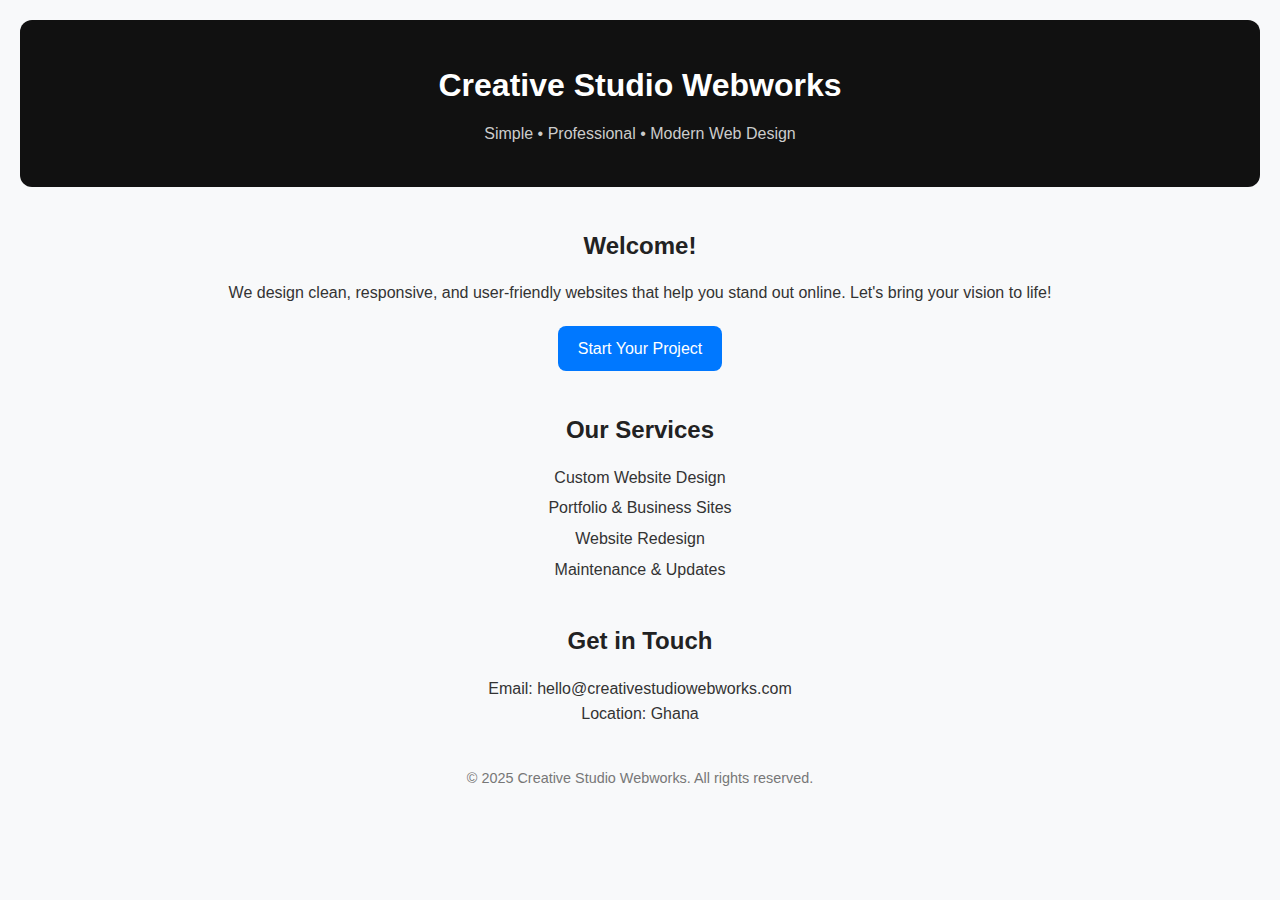
<file: index.html>
<!DOCTYPE html>
<html lang="en">
<head>
  <meta charset="UTF-8" />
  <meta name="viewport" content="width=device-width, initial-scale=1.0" />
  <title>Creative Studio Webworks</title>
  <link rel="stylesheet" href="styles/styles.css" />
</head>
<body>
  <header>
    <h1>Creative Studio Webworks</h1>
    <p>Simple • Professional • Modern Web Design</p>
  </header>

  <main>
    <section class="intro">
      <h2>Welcome!</h2>
      <p>
        We design clean, responsive, and user-friendly websites that help you
        stand out online. Let's bring your vision to life!
      </p>
      <a href="client-brief.html" class="btn">Start Your Project</a>
    </section>

    <section class="services">
      <h2>Our Services</h2>
      <ul>
        <li>Custom Website Design</li>
        <li>Portfolio & Business Sites</li>
        <li>Website Redesign</li>
        <li>Maintenance & Updates</li>
      </ul>
    </section>

    <section class="contact">
      <h2>Get in Touch</h2>
      <p>Email: hello@creativestudiowebworks.com</p>
      <p>Location: Ghana</p>
    </section>
  </main>

  <footer>
    <p>© 2025 Creative Studio Webworks. All rights reserved.</p>
  </footer>
</body>
</html>
</file>
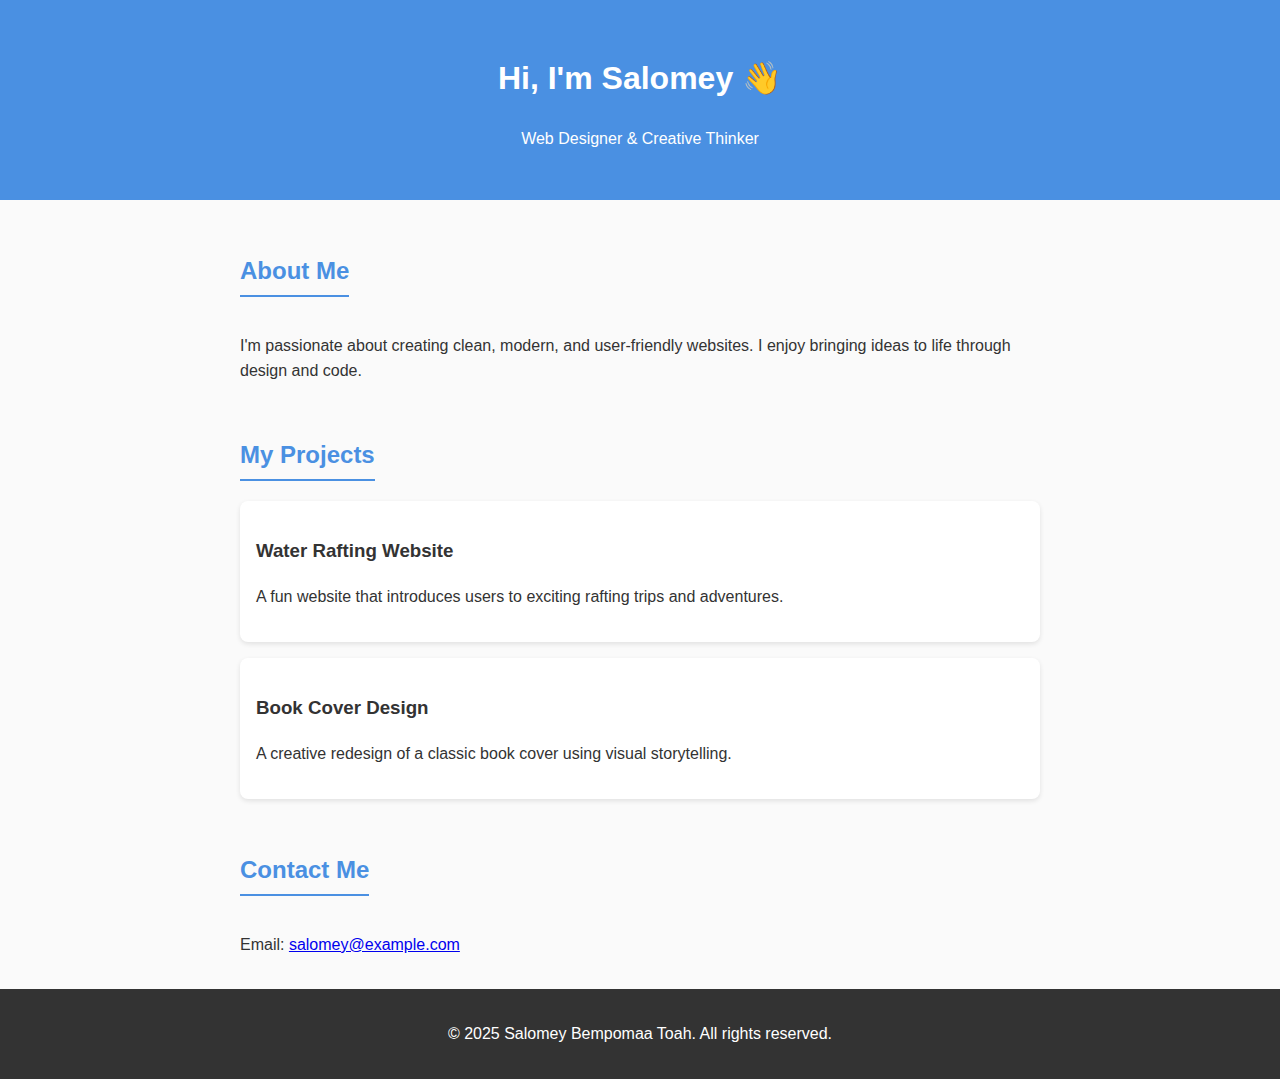
<file: project.html>
<!DOCTYPE html>
<html lang="en">
<head>
  <meta charset="UTF-8" />
  <meta name="viewport" content="width=device-width, initial-scale=1.0" />
  <title>My Portfolio</title>
  <link rel="stylesheet" href="styles/project.css" />
</head>
<body>
  <header>
    <h1>Hi, I'm Salomey 👋</h1>
    <p>Web Designer & Creative Thinker</p>
  </header>

  <section id="about">
    <h2>About Me</h2>
    <p>
      I'm passionate about creating clean, modern, and user-friendly websites.
      I enjoy bringing ideas to life through design and code.
    </p>
  </section>

  <section id="projects">
    <h2>My Projects</h2>
    <div class="project">
      <h3>Water Rafting Website</h3>
      <p>A fun website that introduces users to exciting rafting trips and adventures.</p>
    </div>
    <div class="project">
      <h3>Book Cover Design</h3>
      <p>A creative redesign of a classic book cover using visual storytelling.</p>
    </div>
  </section>

  <section id="contact">
    <h2>Contact Me</h2>
    <p>Email: <a href="mailto:salomey@example.com">salomey@example.com</a></p>
  </section>

  <footer>
    <p>© 2025 Salomey Bempomaa Toah. All rights reserved.</p>
  </footer>
</body>
</html>
</file>
<file: styles/styles.css>
* {
  margin: 0;
  padding: 0;
  box-sizing: border-box;
}

body {
  font-family: "Poppins", sans-serif;
  background-color: #f8f9fa;
  color: #333;
  line-height: 1.6;
  text-align: center;
  padding: 20px;
}

header {
  background: #111;
  color: #fff;
  padding: 40px 0;
  border-radius: 12px;
}

header h1 {
  font-size: 2em;
  margin-bottom: 10px;
}

header p {
  color: #ccc;
}

section {
  margin: 40px 0;
}

h2 {
  color: #222;
  margin-bottom: 15px;
}

ul {
  list-style: none;
}

li {
  margin: 5px 0;
}

.btn {
  display: inline-block;
  background: #0078ff;
  color: #fff;
  padding: 10px 20px;
  border-radius: 8px;
  text-decoration: none;
  margin-top: 20px;
  transition: 0.3s;
}

.btn:hover {
  background: #005fcc;
}

footer {
  margin-top: 40px;
  font-size: 0.9em;
  color: #777;
}

/* ===== Client Brief Page ===== */
.client-page iframe {
  width: 100%;
  height: 1800px;
  border: none;
  border-radius: 12px;
  margin-top: 20px;
}

.client-page .back {
  display: inline-block;
  margin: 20px 0;
  text-decoration: none;
  color: #0078ff;
  font-weight: bold;
  transition: color 0.3s;
}

.client-page .back:hover {
  color: #005fcc;
}
</file>
<file: styles/project.css>
body {
  font-family: Arial, sans-serif;
  line-height: 1.6;
  margin: 0;
  padding: 0;
  background-color: #fafafa;
  color: #333;
}

header {
  background: #4a90e2;
  color: white;
  text-align: center;
  padding: 2rem 1rem;
}

section {
  max-width: 800px;
  margin: 2rem auto;
  padding: 0 1rem;
}

h2 {
  color: #4a90e2;
  border-bottom: 2px solid #4a90e2;
  display: inline-block;
  padding-bottom: 0.3rem;
}

.project {
  background: white;
  border-radius: 8px;
  padding: 1rem;
  margin-bottom: 1rem;
  box-shadow: 0 2px 5px rgba(0,0,0,0.1);
}

footer {
  background: #333;
  color: white;
  text-align: center;
  padding: 1rem 0;
  margin-top: 2rem;
}
</file>
